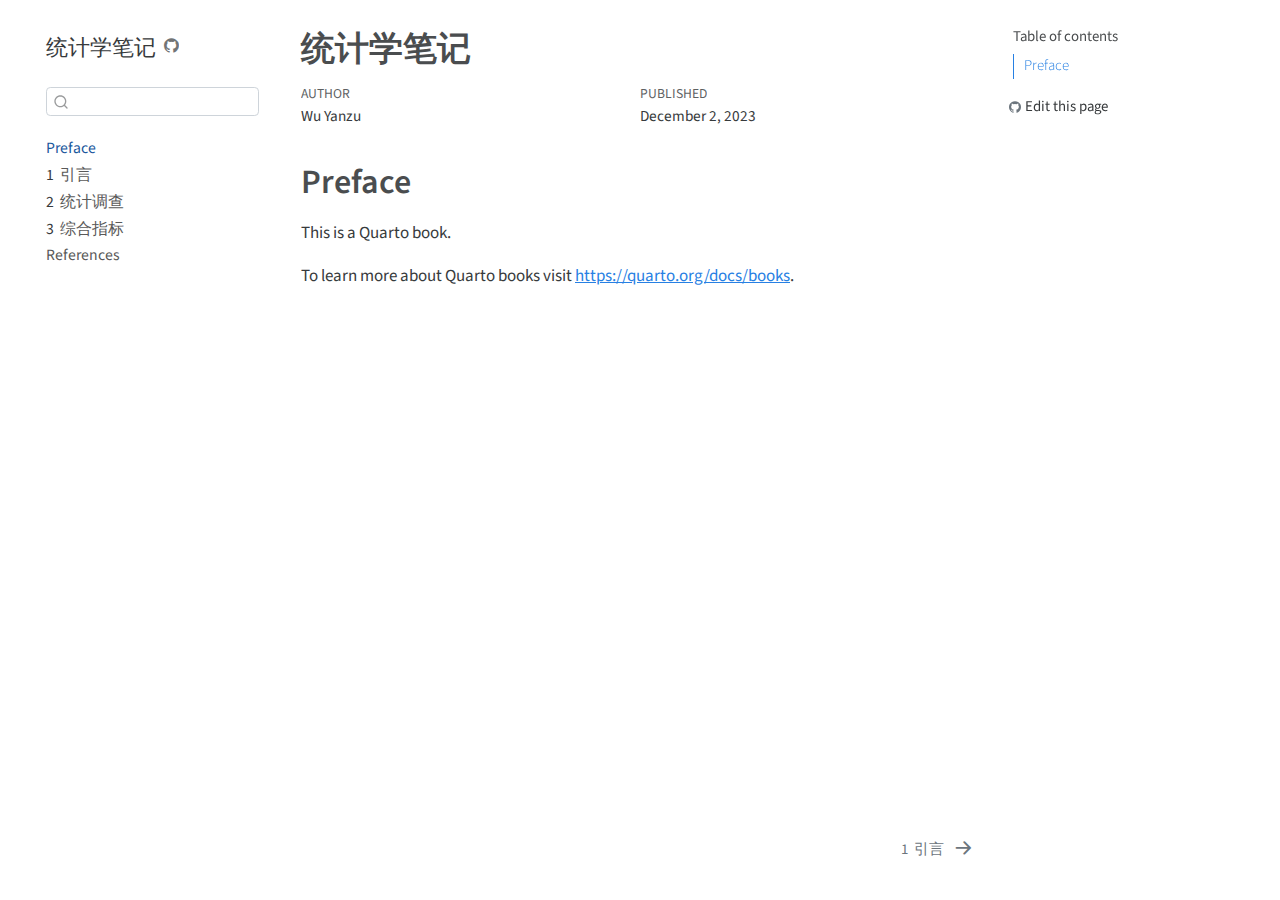
<file: docs/index.html>
<!DOCTYPE html>
<html xmlns="http://www.w3.org/1999/xhtml" lang="en" xml:lang="en"><head>

<meta charset="utf-8">
<meta name="generator" content="quarto-1.3.450">

<meta name="viewport" content="width=device-width, initial-scale=1.0, user-scalable=yes">

<meta name="author" content="Wu Yanzu">
<meta name="dcterms.date" content="2023-12-02">

<title>统计学笔记</title>
<style>
code{white-space: pre-wrap;}
span.smallcaps{font-variant: small-caps;}
div.columns{display: flex; gap: min(4vw, 1.5em);}
div.column{flex: auto; overflow-x: auto;}
div.hanging-indent{margin-left: 1.5em; text-indent: -1.5em;}
ul.task-list{list-style: none;}
ul.task-list li input[type="checkbox"] {
  width: 0.8em;
  margin: 0 0.8em 0.2em -1em; /* quarto-specific, see https://github.com/quarto-dev/quarto-cli/issues/4556 */ 
  vertical-align: middle;
}
</style>


<script src="site_libs/quarto-nav/quarto-nav.js"></script>
<script src="site_libs/quarto-nav/headroom.min.js"></script>
<script src="site_libs/clipboard/clipboard.min.js"></script>
<script src="site_libs/quarto-search/autocomplete.umd.js"></script>
<script src="site_libs/quarto-search/fuse.min.js"></script>
<script src="site_libs/quarto-search/quarto-search.js"></script>
<meta name="quarto:offset" content="./">
<link href="./0.引言.html" rel="next">
<script src="site_libs/quarto-html/quarto.js"></script>
<script src="site_libs/quarto-html/popper.min.js"></script>
<script src="site_libs/quarto-html/tippy.umd.min.js"></script>
<script src="site_libs/quarto-html/anchor.min.js"></script>
<link href="site_libs/quarto-html/tippy.css" rel="stylesheet">
<link href="site_libs/quarto-html/quarto-syntax-highlighting.css" rel="stylesheet" id="quarto-text-highlighting-styles">
<script src="site_libs/bootstrap/bootstrap.min.js"></script>
<link href="site_libs/bootstrap/bootstrap-icons.css" rel="stylesheet">
<link href="site_libs/bootstrap/bootstrap.min.css" rel="stylesheet" id="quarto-bootstrap" data-mode="light">
<script id="quarto-search-options" type="application/json">{
  "location": "sidebar",
  "copy-button": false,
  "collapse-after": 3,
  "panel-placement": "start",
  "type": "textbox",
  "limit": 20,
  "language": {
    "search-no-results-text": "No results",
    "search-matching-documents-text": "matching documents",
    "search-copy-link-title": "Copy link to search",
    "search-hide-matches-text": "Hide additional matches",
    "search-more-match-text": "more match in this document",
    "search-more-matches-text": "more matches in this document",
    "search-clear-button-title": "Clear",
    "search-detached-cancel-button-title": "Cancel",
    "search-submit-button-title": "Submit",
    "search-label": "Search"
  }
}</script>


</head>

<body class="nav-sidebar floating">

<div id="quarto-search-results"></div>
  <header id="quarto-header" class="headroom fixed-top">
  <nav class="quarto-secondary-nav">
    <div class="container-fluid d-flex">
      <button type="button" class="quarto-btn-toggle btn" data-bs-toggle="collapse" data-bs-target="#quarto-sidebar,#quarto-sidebar-glass" aria-controls="quarto-sidebar" aria-expanded="false" aria-label="Toggle sidebar navigation" onclick="if (window.quartoToggleHeadroom) { window.quartoToggleHeadroom(); }">
        <i class="bi bi-layout-text-sidebar-reverse"></i>
      </button>
      <nav class="quarto-page-breadcrumbs" aria-label="breadcrumb"><ol class="breadcrumb"><li class="breadcrumb-item"><a href="./index.html">Preface</a></li></ol></nav>
      <a class="flex-grow-1" role="button" data-bs-toggle="collapse" data-bs-target="#quarto-sidebar,#quarto-sidebar-glass" aria-controls="quarto-sidebar" aria-expanded="false" aria-label="Toggle sidebar navigation" onclick="if (window.quartoToggleHeadroom) { window.quartoToggleHeadroom(); }">      
      </a>
      <button type="button" class="btn quarto-search-button" aria-label="" onclick="window.quartoOpenSearch();">
        <i class="bi bi-search"></i>
      </button>
    </div>
  </nav>
</header>
<!-- content -->
<div id="quarto-content" class="quarto-container page-columns page-rows-contents page-layout-article">
<!-- sidebar -->
  <nav id="quarto-sidebar" class="sidebar collapse collapse-horizontal sidebar-navigation floating overflow-auto">
    <div class="pt-lg-2 mt-2 text-left sidebar-header">
    <div class="sidebar-title mb-0 py-0">
      <a href="./">统计学笔记</a> 
        <div class="sidebar-tools-main">
    <a href="https://github.com/Zeuyel/Statistica_Note_HXH" rel="" title="Source Code" class="quarto-navigation-tool px-1" aria-label="Source Code"><i class="bi bi-github"></i></a>
</div>
    </div>
      </div>
        <div class="mt-2 flex-shrink-0 align-items-center">
        <div class="sidebar-search">
        <div id="quarto-search" class="" title="Search"></div>
        </div>
        </div>
    <div class="sidebar-menu-container"> 
    <ul class="list-unstyled mt-1">
        <li class="sidebar-item">
  <div class="sidebar-item-container"> 
  <a href="./index.html" class="sidebar-item-text sidebar-link active">
 <span class="menu-text">Preface</span></a>
  </div>
</li>
        <li class="sidebar-item">
  <div class="sidebar-item-container"> 
  <a href="./0.引言.html" class="sidebar-item-text sidebar-link">
 <span class="menu-text"><span class="chapter-number">1</span>&nbsp; <span class="chapter-title">引言</span></span></a>
  </div>
</li>
        <li class="sidebar-item">
  <div class="sidebar-item-container"> 
  <a href="./1.统计调查.html" class="sidebar-item-text sidebar-link">
 <span class="menu-text"><span class="chapter-number">2</span>&nbsp; <span class="chapter-title">统计调查</span></span></a>
  </div>
</li>
        <li class="sidebar-item">
  <div class="sidebar-item-container"> 
  <a href="./2.综合指标.html" class="sidebar-item-text sidebar-link">
 <span class="menu-text"><span class="chapter-number">3</span>&nbsp; <span class="chapter-title">综合指标</span></span></a>
  </div>
</li>
        <li class="sidebar-item">
  <div class="sidebar-item-container"> 
  <a href="./references.html" class="sidebar-item-text sidebar-link">
 <span class="menu-text">References</span></a>
  </div>
</li>
    </ul>
    </div>
</nav>
<div id="quarto-sidebar-glass" data-bs-toggle="collapse" data-bs-target="#quarto-sidebar,#quarto-sidebar-glass"></div>
<!-- margin-sidebar -->
    <div id="quarto-margin-sidebar" class="sidebar margin-sidebar">
        <nav id="TOC" role="doc-toc" class="toc-active">
    <h2 id="toc-title">Table of contents</h2>
   
  <ul>
  <li><a href="#preface" id="toc-preface" class="nav-link active" data-scroll-target="#preface">Preface</a></li>
  </ul>
<div class="toc-actions"><div><i class="bi bi-github"></i></div><div class="action-links"><p><a href="https://github.com/Zeuyel/Statistica_Note_HXH/edit/main/index.qmd" class="toc-action">Edit this page</a></p></div></div></nav>
    </div>
<!-- main -->
<main class="content" id="quarto-document-content">

<header id="title-block-header" class="quarto-title-block default">
<div class="quarto-title">
<h1 class="title">统计学笔记</h1>
</div>



<div class="quarto-title-meta">

    <div>
    <div class="quarto-title-meta-heading">Author</div>
    <div class="quarto-title-meta-contents">
             <p>Wu Yanzu </p>
          </div>
  </div>
    
    <div>
    <div class="quarto-title-meta-heading">Published</div>
    <div class="quarto-title-meta-contents">
      <p class="date">December 2, 2023</p>
    </div>
  </div>
  
    
  </div>
  

</header>

<section id="preface" class="level1 unnumbered">
<h1 class="unnumbered">Preface</h1>
<p>This is a Quarto book.</p>
<p>To learn more about Quarto books visit <a href="https://quarto.org/docs/books" class="uri">https://quarto.org/docs/books</a>.</p>


</section>

</main> <!-- /main -->
<script id="quarto-html-after-body" type="application/javascript">
window.document.addEventListener("DOMContentLoaded", function (event) {
  const toggleBodyColorMode = (bsSheetEl) => {
    const mode = bsSheetEl.getAttribute("data-mode");
    const bodyEl = window.document.querySelector("body");
    if (mode === "dark") {
      bodyEl.classList.add("quarto-dark");
      bodyEl.classList.remove("quarto-light");
    } else {
      bodyEl.classList.add("quarto-light");
      bodyEl.classList.remove("quarto-dark");
    }
  }
  const toggleBodyColorPrimary = () => {
    const bsSheetEl = window.document.querySelector("link#quarto-bootstrap");
    if (bsSheetEl) {
      toggleBodyColorMode(bsSheetEl);
    }
  }
  toggleBodyColorPrimary();  
  const icon = "";
  const anchorJS = new window.AnchorJS();
  anchorJS.options = {
    placement: 'right',
    icon: icon
  };
  anchorJS.add('.anchored');
  const isCodeAnnotation = (el) => {
    for (const clz of el.classList) {
      if (clz.startsWith('code-annotation-')) {                     
        return true;
      }
    }
    return false;
  }
  const clipboard = new window.ClipboardJS('.code-copy-button', {
    text: function(trigger) {
      const codeEl = trigger.previousElementSibling.cloneNode(true);
      for (const childEl of codeEl.children) {
        if (isCodeAnnotation(childEl)) {
          childEl.remove();
        }
      }
      return codeEl.innerText;
    }
  });
  clipboard.on('success', function(e) {
    // button target
    const button = e.trigger;
    // don't keep focus
    button.blur();
    // flash "checked"
    button.classList.add('code-copy-button-checked');
    var currentTitle = button.getAttribute("title");
    button.setAttribute("title", "Copied!");
    let tooltip;
    if (window.bootstrap) {
      button.setAttribute("data-bs-toggle", "tooltip");
      button.setAttribute("data-bs-placement", "left");
      button.setAttribute("data-bs-title", "Copied!");
      tooltip = new bootstrap.Tooltip(button, 
        { trigger: "manual", 
          customClass: "code-copy-button-tooltip",
          offset: [0, -8]});
      tooltip.show();    
    }
    setTimeout(function() {
      if (tooltip) {
        tooltip.hide();
        button.removeAttribute("data-bs-title");
        button.removeAttribute("data-bs-toggle");
        button.removeAttribute("data-bs-placement");
      }
      button.setAttribute("title", currentTitle);
      button.classList.remove('code-copy-button-checked');
    }, 1000);
    // clear code selection
    e.clearSelection();
  });
  function tippyHover(el, contentFn) {
    const config = {
      allowHTML: true,
      content: contentFn,
      maxWidth: 500,
      delay: 100,
      arrow: false,
      appendTo: function(el) {
          return el.parentElement;
      },
      interactive: true,
      interactiveBorder: 10,
      theme: 'quarto',
      placement: 'bottom-start'
    };
    window.tippy(el, config); 
  }
  const noterefs = window.document.querySelectorAll('a[role="doc-noteref"]');
  for (var i=0; i<noterefs.length; i++) {
    const ref = noterefs[i];
    tippyHover(ref, function() {
      // use id or data attribute instead here
      let href = ref.getAttribute('data-footnote-href') || ref.getAttribute('href');
      try { href = new URL(href).hash; } catch {}
      const id = href.replace(/^#\/?/, "");
      const note = window.document.getElementById(id);
      return note.innerHTML;
    });
  }
      let selectedAnnoteEl;
      const selectorForAnnotation = ( cell, annotation) => {
        let cellAttr = 'data-code-cell="' + cell + '"';
        let lineAttr = 'data-code-annotation="' +  annotation + '"';
        const selector = 'span[' + cellAttr + '][' + lineAttr + ']';
        return selector;
      }
      const selectCodeLines = (annoteEl) => {
        const doc = window.document;
        const targetCell = annoteEl.getAttribute("data-target-cell");
        const targetAnnotation = annoteEl.getAttribute("data-target-annotation");
        const annoteSpan = window.document.querySelector(selectorForAnnotation(targetCell, targetAnnotation));
        const lines = annoteSpan.getAttribute("data-code-lines").split(",");
        const lineIds = lines.map((line) => {
          return targetCell + "-" + line;
        })
        let top = null;
        let height = null;
        let parent = null;
        if (lineIds.length > 0) {
            //compute the position of the single el (top and bottom and make a div)
            const el = window.document.getElementById(lineIds[0]);
            top = el.offsetTop;
            height = el.offsetHeight;
            parent = el.parentElement.parentElement;
          if (lineIds.length > 1) {
            const lastEl = window.document.getElementById(lineIds[lineIds.length - 1]);
            const bottom = lastEl.offsetTop + lastEl.offsetHeight;
            height = bottom - top;
          }
          if (top !== null && height !== null && parent !== null) {
            // cook up a div (if necessary) and position it 
            let div = window.document.getElementById("code-annotation-line-highlight");
            if (div === null) {
              div = window.document.createElement("div");
              div.setAttribute("id", "code-annotation-line-highlight");
              div.style.position = 'absolute';
              parent.appendChild(div);
            }
            div.style.top = top - 2 + "px";
            div.style.height = height + 4 + "px";
            let gutterDiv = window.document.getElementById("code-annotation-line-highlight-gutter");
            if (gutterDiv === null) {
              gutterDiv = window.document.createElement("div");
              gutterDiv.setAttribute("id", "code-annotation-line-highlight-gutter");
              gutterDiv.style.position = 'absolute';
              const codeCell = window.document.getElementById(targetCell);
              const gutter = codeCell.querySelector('.code-annotation-gutter');
              gutter.appendChild(gutterDiv);
            }
            gutterDiv.style.top = top - 2 + "px";
            gutterDiv.style.height = height + 4 + "px";
          }
          selectedAnnoteEl = annoteEl;
        }
      };
      const unselectCodeLines = () => {
        const elementsIds = ["code-annotation-line-highlight", "code-annotation-line-highlight-gutter"];
        elementsIds.forEach((elId) => {
          const div = window.document.getElementById(elId);
          if (div) {
            div.remove();
          }
        });
        selectedAnnoteEl = undefined;
      };
      // Attach click handler to the DT
      const annoteDls = window.document.querySelectorAll('dt[data-target-cell]');
      for (const annoteDlNode of annoteDls) {
        annoteDlNode.addEventListener('click', (event) => {
          const clickedEl = event.target;
          if (clickedEl !== selectedAnnoteEl) {
            unselectCodeLines();
            const activeEl = window.document.querySelector('dt[data-target-cell].code-annotation-active');
            if (activeEl) {
              activeEl.classList.remove('code-annotation-active');
            }
            selectCodeLines(clickedEl);
            clickedEl.classList.add('code-annotation-active');
          } else {
            // Unselect the line
            unselectCodeLines();
            clickedEl.classList.remove('code-annotation-active');
          }
        });
      }
  const findCites = (el) => {
    const parentEl = el.parentElement;
    if (parentEl) {
      const cites = parentEl.dataset.cites;
      if (cites) {
        return {
          el,
          cites: cites.split(' ')
        };
      } else {
        return findCites(el.parentElement)
      }
    } else {
      return undefined;
    }
  };
  var bibliorefs = window.document.querySelectorAll('a[role="doc-biblioref"]');
  for (var i=0; i<bibliorefs.length; i++) {
    const ref = bibliorefs[i];
    const citeInfo = findCites(ref);
    if (citeInfo) {
      tippyHover(citeInfo.el, function() {
        var popup = window.document.createElement('div');
        citeInfo.cites.forEach(function(cite) {
          var citeDiv = window.document.createElement('div');
          citeDiv.classList.add('hanging-indent');
          citeDiv.classList.add('csl-entry');
          var biblioDiv = window.document.getElementById('ref-' + cite);
          if (biblioDiv) {
            citeDiv.innerHTML = biblioDiv.innerHTML;
          }
          popup.appendChild(citeDiv);
        });
        return popup.innerHTML;
      });
    }
  }
});
</script>
<nav class="page-navigation">
  <div class="nav-page nav-page-previous">
  </div>
  <div class="nav-page nav-page-next">
      <a href="./0.引言.html" class="pagination-link">
        <span class="nav-page-text"><span class="chapter-number">1</span>&nbsp; <span class="chapter-title">引言</span></span> <i class="bi bi-arrow-right-short"></i>
      </a>
  </div>
</nav>
</div> <!-- /content -->



</body></html>
</file>
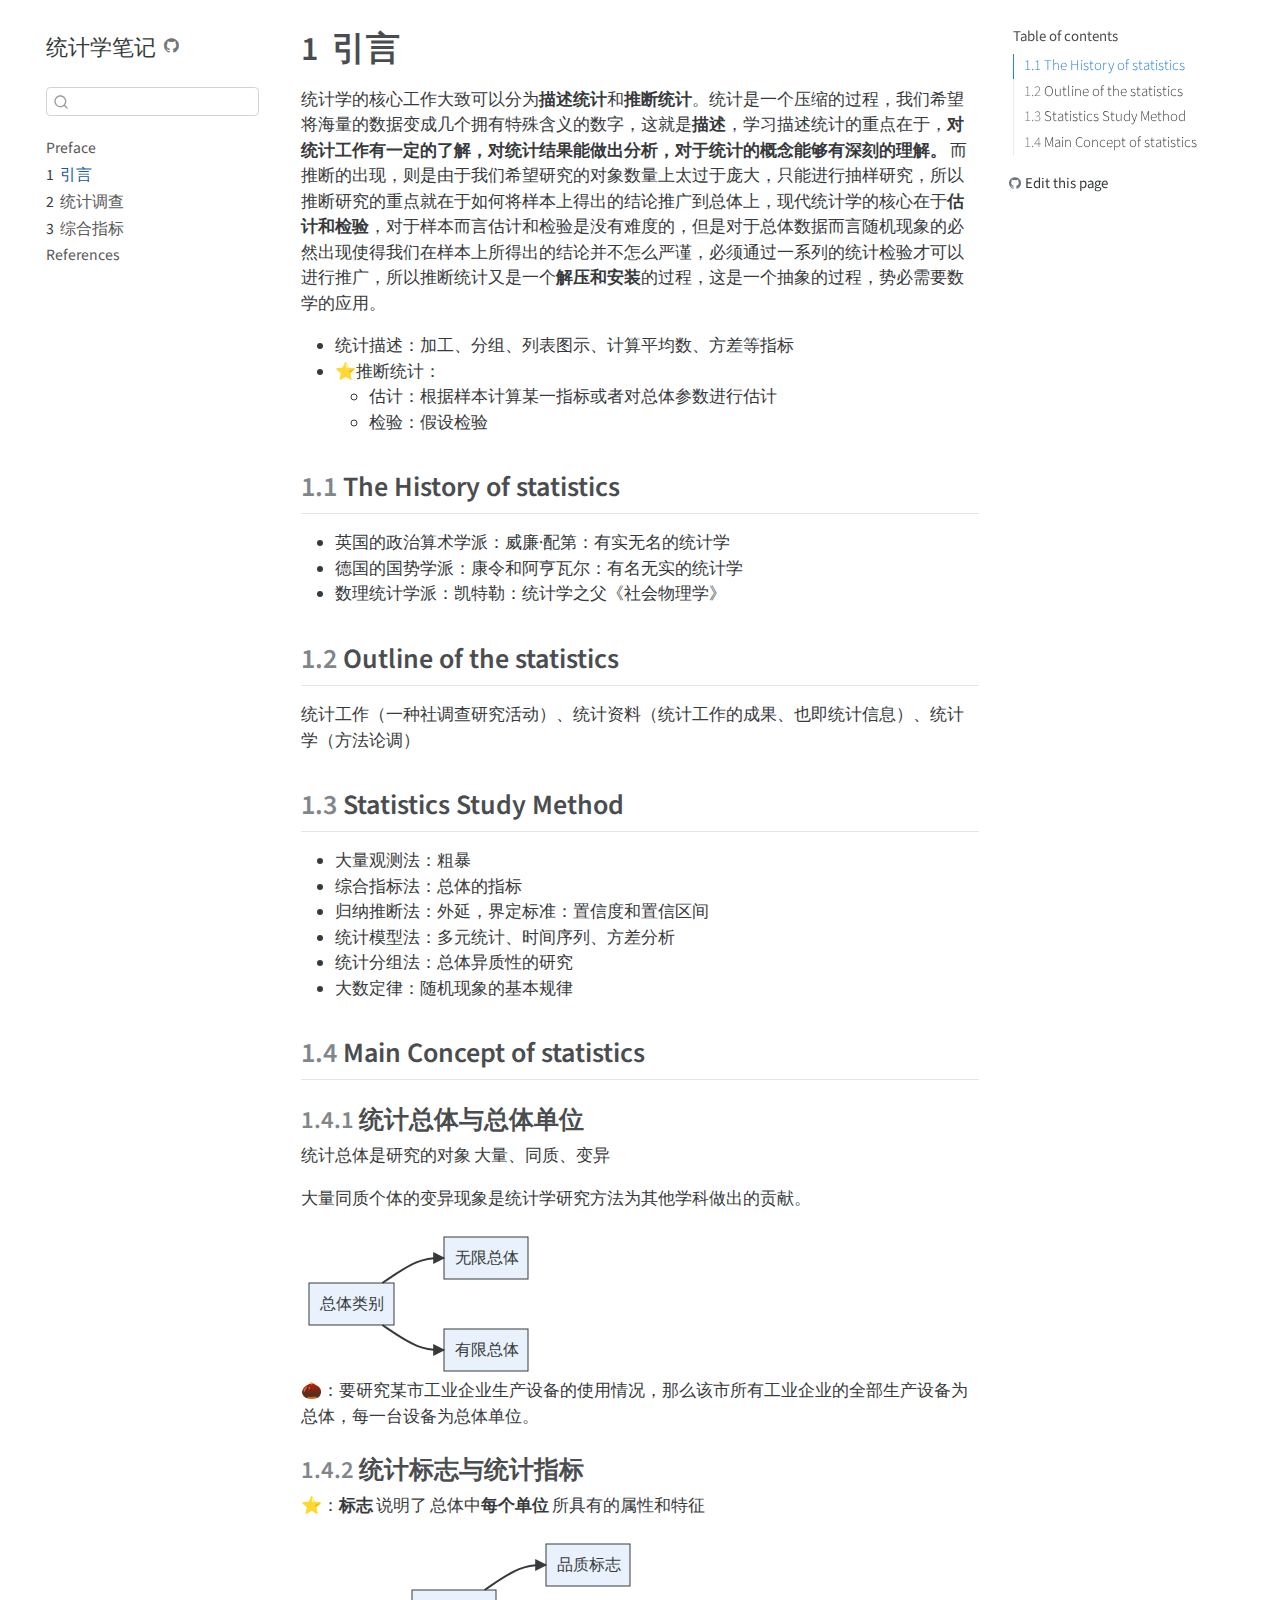
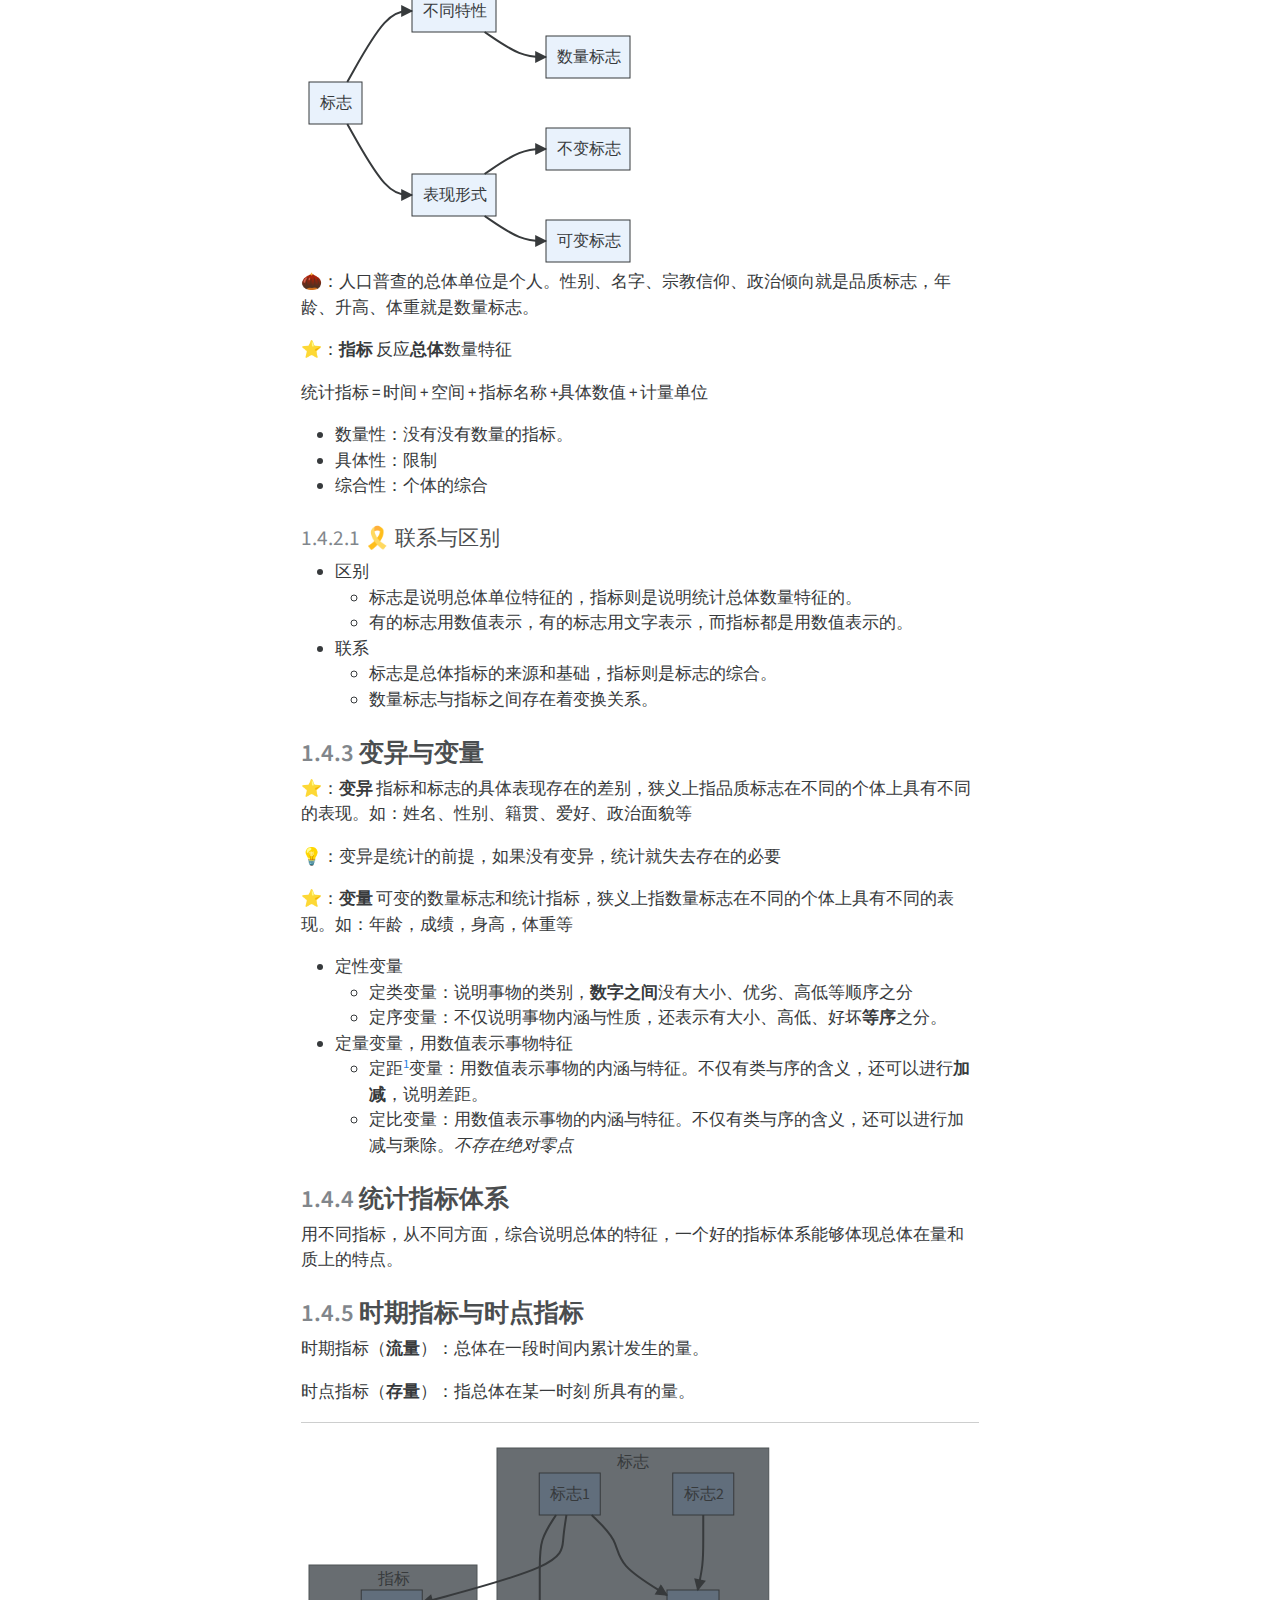
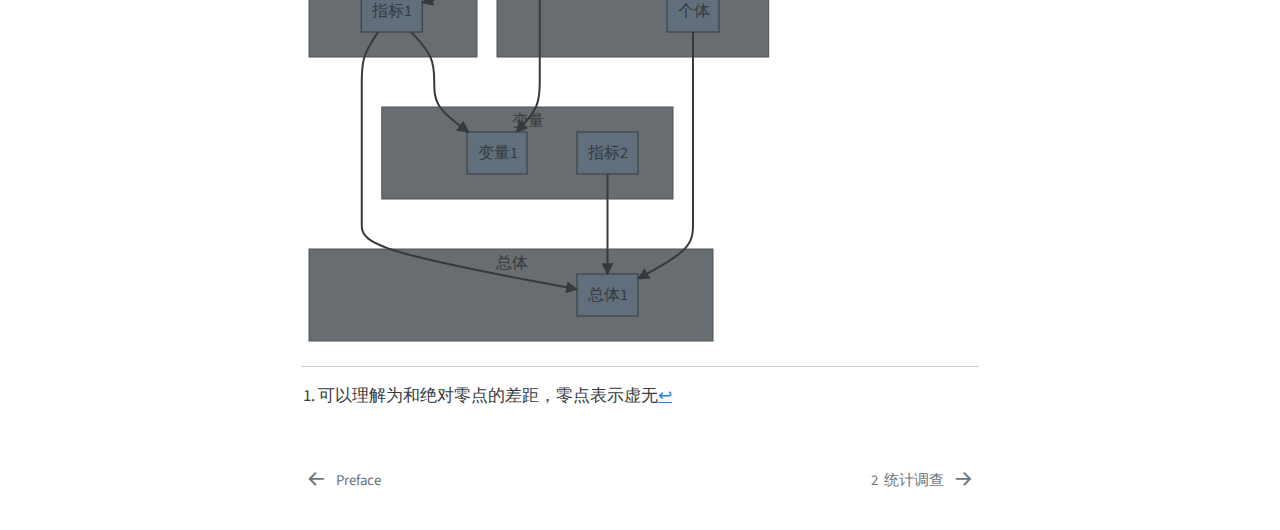
<file: docs/0.引言.html>
<!DOCTYPE html>
<html xmlns="http://www.w3.org/1999/xhtml" lang="en" xml:lang="en"><head>

<meta charset="utf-8">
<meta name="generator" content="quarto-1.3.450">

<meta name="viewport" content="width=device-width, initial-scale=1.0, user-scalable=yes">


<title>统计学笔记 - 1&nbsp; 引言</title>
<style>
code{white-space: pre-wrap;}
span.smallcaps{font-variant: small-caps;}
div.columns{display: flex; gap: min(4vw, 1.5em);}
div.column{flex: auto; overflow-x: auto;}
div.hanging-indent{margin-left: 1.5em; text-indent: -1.5em;}
ul.task-list{list-style: none;}
ul.task-list li input[type="checkbox"] {
  width: 0.8em;
  margin: 0 0.8em 0.2em -1em; /* quarto-specific, see https://github.com/quarto-dev/quarto-cli/issues/4556 */ 
  vertical-align: middle;
}
</style>


<script src="site_libs/quarto-nav/quarto-nav.js"></script>
<script src="site_libs/quarto-nav/headroom.min.js"></script>
<script src="site_libs/clipboard/clipboard.min.js"></script>
<script src="site_libs/quarto-search/autocomplete.umd.js"></script>
<script src="site_libs/quarto-search/fuse.min.js"></script>
<script src="site_libs/quarto-search/quarto-search.js"></script>
<meta name="quarto:offset" content="./">
<link href="./1.统计调查.html" rel="next">
<link href="./index.html" rel="prev">
<script src="site_libs/quarto-html/quarto.js"></script>
<script src="site_libs/quarto-html/popper.min.js"></script>
<script src="site_libs/quarto-html/tippy.umd.min.js"></script>
<script src="site_libs/quarto-html/anchor.min.js"></script>
<link href="site_libs/quarto-html/tippy.css" rel="stylesheet">
<link href="site_libs/quarto-html/quarto-syntax-highlighting.css" rel="stylesheet" id="quarto-text-highlighting-styles">
<script src="site_libs/bootstrap/bootstrap.min.js"></script>
<link href="site_libs/bootstrap/bootstrap-icons.css" rel="stylesheet">
<link href="site_libs/bootstrap/bootstrap.min.css" rel="stylesheet" id="quarto-bootstrap" data-mode="light">
<script id="quarto-search-options" type="application/json">{
  "location": "sidebar",
  "copy-button": false,
  "collapse-after": 3,
  "panel-placement": "start",
  "type": "textbox",
  "limit": 20,
  "language": {
    "search-no-results-text": "No results",
    "search-matching-documents-text": "matching documents",
    "search-copy-link-title": "Copy link to search",
    "search-hide-matches-text": "Hide additional matches",
    "search-more-match-text": "more match in this document",
    "search-more-matches-text": "more matches in this document",
    "search-clear-button-title": "Clear",
    "search-detached-cancel-button-title": "Cancel",
    "search-submit-button-title": "Submit",
    "search-label": "Search"
  }
}</script>
<script src="site_libs/quarto-diagram/mermaid.min.js"></script>
<script src="site_libs/quarto-diagram/mermaid-init.js"></script>
<link href="site_libs/quarto-diagram/mermaid.css" rel="stylesheet">


</head>

<body class="nav-sidebar floating">

<div id="quarto-search-results"></div>
  <header id="quarto-header" class="headroom fixed-top">
  <nav class="quarto-secondary-nav">
    <div class="container-fluid d-flex">
      <button type="button" class="quarto-btn-toggle btn" data-bs-toggle="collapse" data-bs-target="#quarto-sidebar,#quarto-sidebar-glass" aria-controls="quarto-sidebar" aria-expanded="false" aria-label="Toggle sidebar navigation" onclick="if (window.quartoToggleHeadroom) { window.quartoToggleHeadroom(); }">
        <i class="bi bi-layout-text-sidebar-reverse"></i>
      </button>
      <nav class="quarto-page-breadcrumbs" aria-label="breadcrumb"><ol class="breadcrumb"><li class="breadcrumb-item"><a href="./0.引言.html"><span class="chapter-number">1</span>&nbsp; <span class="chapter-title">引言</span></a></li></ol></nav>
      <a class="flex-grow-1" role="button" data-bs-toggle="collapse" data-bs-target="#quarto-sidebar,#quarto-sidebar-glass" aria-controls="quarto-sidebar" aria-expanded="false" aria-label="Toggle sidebar navigation" onclick="if (window.quartoToggleHeadroom) { window.quartoToggleHeadroom(); }">      
      </a>
      <button type="button" class="btn quarto-search-button" aria-label="" onclick="window.quartoOpenSearch();">
        <i class="bi bi-search"></i>
      </button>
    </div>
  </nav>
</header>
<!-- content -->
<div id="quarto-content" class="quarto-container page-columns page-rows-contents page-layout-article">
<!-- sidebar -->
  <nav id="quarto-sidebar" class="sidebar collapse collapse-horizontal sidebar-navigation floating overflow-auto">
    <div class="pt-lg-2 mt-2 text-left sidebar-header">
    <div class="sidebar-title mb-0 py-0">
      <a href="./">统计学笔记</a> 
        <div class="sidebar-tools-main">
    <a href="https://github.com/Zeuyel/Statistica_Note_HXH" rel="" title="Source Code" class="quarto-navigation-tool px-1" aria-label="Source Code"><i class="bi bi-github"></i></a>
</div>
    </div>
      </div>
        <div class="mt-2 flex-shrink-0 align-items-center">
        <div class="sidebar-search">
        <div id="quarto-search" class="" title="Search"></div>
        </div>
        </div>
    <div class="sidebar-menu-container"> 
    <ul class="list-unstyled mt-1">
        <li class="sidebar-item">
  <div class="sidebar-item-container"> 
  <a href="./index.html" class="sidebar-item-text sidebar-link">
 <span class="menu-text">Preface</span></a>
  </div>
</li>
        <li class="sidebar-item">
  <div class="sidebar-item-container"> 
  <a href="./0.引言.html" class="sidebar-item-text sidebar-link active">
 <span class="menu-text"><span class="chapter-number">1</span>&nbsp; <span class="chapter-title">引言</span></span></a>
  </div>
</li>
        <li class="sidebar-item">
  <div class="sidebar-item-container"> 
  <a href="./1.统计调查.html" class="sidebar-item-text sidebar-link">
 <span class="menu-text"><span class="chapter-number">2</span>&nbsp; <span class="chapter-title">统计调查</span></span></a>
  </div>
</li>
        <li class="sidebar-item">
  <div class="sidebar-item-container"> 
  <a href="./2.综合指标.html" class="sidebar-item-text sidebar-link">
 <span class="menu-text"><span class="chapter-number">3</span>&nbsp; <span class="chapter-title">综合指标</span></span></a>
  </div>
</li>
        <li class="sidebar-item">
  <div class="sidebar-item-container"> 
  <a href="./references.html" class="sidebar-item-text sidebar-link">
 <span class="menu-text">References</span></a>
  </div>
</li>
    </ul>
    </div>
</nav>
<div id="quarto-sidebar-glass" data-bs-toggle="collapse" data-bs-target="#quarto-sidebar,#quarto-sidebar-glass"></div>
<!-- margin-sidebar -->
    <div id="quarto-margin-sidebar" class="sidebar margin-sidebar">
        <nav id="TOC" role="doc-toc" class="toc-active">
    <h2 id="toc-title">Table of contents</h2>
   
  <ul>
  <li><a href="#the-history-of-statistics" id="toc-the-history-of-statistics" class="nav-link active" data-scroll-target="#the-history-of-statistics"><span class="header-section-number">1.1</span> The History of statistics</a></li>
  <li><a href="#outline-of-the-statistics" id="toc-outline-of-the-statistics" class="nav-link" data-scroll-target="#outline-of-the-statistics"><span class="header-section-number">1.2</span> Outline of the statistics</a></li>
  <li><a href="#statistics-study-method" id="toc-statistics-study-method" class="nav-link" data-scroll-target="#statistics-study-method"><span class="header-section-number">1.3</span> Statistics Study Method</a></li>
  <li><a href="#main-concept-of-statistics" id="toc-main-concept-of-statistics" class="nav-link" data-scroll-target="#main-concept-of-statistics"><span class="header-section-number">1.4</span> Main Concept of statistics</a>
  <ul class="collapse">
  <li><a href="#统计总体与总体单位" id="toc-统计总体与总体单位" class="nav-link" data-scroll-target="#统计总体与总体单位"><span class="header-section-number">1.4.1</span> 统计总体与总体单位</a></li>
  <li><a href="#统计标志与统计指标" id="toc-统计标志与统计指标" class="nav-link" data-scroll-target="#统计标志与统计指标"><span class="header-section-number">1.4.2</span> 统计标志与统计指标</a></li>
  <li><a href="#变异与变量" id="toc-变异与变量" class="nav-link" data-scroll-target="#变异与变量"><span class="header-section-number">1.4.3</span> 变异与变量</a></li>
  <li><a href="#统计指标体系" id="toc-统计指标体系" class="nav-link" data-scroll-target="#统计指标体系"><span class="header-section-number">1.4.4</span> 统计指标体系</a></li>
  <li><a href="#时期指标与时点指标" id="toc-时期指标与时点指标" class="nav-link" data-scroll-target="#时期指标与时点指标"><span class="header-section-number">1.4.5</span> 时期指标与时点指标</a></li>
  </ul></li>
  </ul>
<div class="toc-actions"><div><i class="bi bi-github"></i></div><div class="action-links"><p><a href="https://github.com/Zeuyel/Statistica_Note_HXH/edit/main/0.引言.qmd" class="toc-action">Edit this page</a></p></div></div></nav>
    </div>
<!-- main -->
<main class="content" id="quarto-document-content">

<header id="title-block-header" class="quarto-title-block default">
<div class="quarto-title">
<h1 class="title"><span class="chapter-number">1</span>&nbsp; <span class="chapter-title">引言</span></h1>
</div>



<div class="quarto-title-meta">

    
  
    
  </div>
  

</header>

<p>统计学的核心工作大致可以分为<strong>描述统计</strong>和<strong>推断统计</strong>。统计是一个压缩的过程，我们希望将海量的数据变成几个拥有特殊含义的数字，这就是<strong>描述</strong>，学习描述统计的重点在于，<strong>对统计工作有一定的了解，对统计结果能做出分析，对于统计的概念能够有深刻的理解。</strong> 而推断的出现，则是由于我们希望研究的对象数量上太过于庞大，只能进行抽样研究，所以推断研究的重点就在于如何将样本上得出的结论推广到总体上，现代统计学的核心在于<strong>估计和检验</strong>，对于样本而言估计和检验是没有难度的，但是对于总体数据而言随机现象的必然出现使得我们在样本上所得出的结论并不怎么严谨，必须通过一系列的统计检验才可以进行推广，所以推断统计又是一个<strong>解压和安装</strong>的过程，这是一个抽象的过程，势必需要数学的应用。</p>
<ul>
<li>统计描述：加工、分组、列表图示、计算平均数、方差等指标</li>
<li>⭐推断统计：
<ul>
<li>估计：根据样本计算某一指标或者对总体参数进行估计</li>
<li>检验：假设检验</li>
</ul></li>
</ul>
<section id="the-history-of-statistics" class="level2" data-number="1.1">
<h2 data-number="1.1" class="anchored" data-anchor-id="the-history-of-statistics"><span class="header-section-number">1.1</span> The History of statistics</h2>
<ul>
<li>英国的政治算术学派：威廉·配第：有实无名的统计学</li>
<li>德国的国势学派：康令和阿亨瓦尔：有名无实的统计学</li>
<li>数理统计学派：凯特勒：统计学之父《社会物理学》</li>
</ul>
</section>
<section id="outline-of-the-statistics" class="level2" data-number="1.2">
<h2 data-number="1.2" class="anchored" data-anchor-id="outline-of-the-statistics"><span class="header-section-number">1.2</span> Outline of the statistics</h2>
<p>统计工作（一种社调查研究活动）、统计资料（统计工作的成果、也即统计信息）、统计学（方法论调）</p>
</section>
<section id="statistics-study-method" class="level2" data-number="1.3">
<h2 data-number="1.3" class="anchored" data-anchor-id="statistics-study-method"><span class="header-section-number">1.3</span> Statistics Study Method</h2>
<ul>
<li>大量观测法：粗暴</li>
<li>综合指标法：总体的指标</li>
<li>归纳推断法：外延，界定标准：置信度和置信区间</li>
<li>统计模型法：多元统计、时间序列、方差分析</li>
<li>统计分组法：总体异质性的研究</li>
<li>大数定律：随机现象的基本规律</li>
</ul>
</section>
<section id="main-concept-of-statistics" class="level2" data-number="1.4">
<h2 data-number="1.4" class="anchored" data-anchor-id="main-concept-of-statistics"><span class="header-section-number">1.4</span> Main Concept of statistics</h2>
<section id="统计总体与总体单位" class="level3" data-number="1.4.1">
<h3 data-number="1.4.1" class="anchored" data-anchor-id="统计总体与总体单位"><span class="header-section-number">1.4.1</span> 统计总体与总体单位</h3>
<p>统计总体是研究的对象 大量、同质、变异</p>
<p>大量同质个体的变异现象是统计学研究方法为其他学科做出的贡献。</p>
<div class="cell">
<div class="cell-output-display">
<div>
<div>
<pre class="mermaid mermaid-js">graph LR 
总体类别 --&gt; 无限总体
总体类别 --&gt; 有限总体

</pre>
</div>
</div>
</div>
</div>
<p>🌰：要研究某市工业企业生产设备的使用情况，那么该市所有工业企业的全部生产设备为总体，每一台设备为总体单位。</p>
</section>
<section id="统计标志与统计指标" class="level3" data-number="1.4.2">
<h3 data-number="1.4.2" class="anchored" data-anchor-id="统计标志与统计指标"><span class="header-section-number">1.4.2</span> 统计标志与统计指标</h3>
<p>⭐：<strong>标志</strong> 说明了 总体中<strong>每个单位</strong> 所具有的属性和特征</p>
<div class="cell">
<div class="cell-output-display">
<div>
<div>
<pre class="mermaid mermaid-js">graph LR 
标志 --&gt; 不同特性
标志 --&gt; 表现形式

不同特性 --&gt; 品质标志
不同特性 --&gt; 数量标志

表现形式 --&gt; 不变标志
表现形式 --&gt; 可变标志

</pre>
</div>
</div>
</div>
</div>
<p>🌰：人口普查的总体单位是个人。性别、名字、宗教信仰、政治倾向就是品质标志，年龄、升高、体重就是数量标志。</p>
<p>⭐：<strong>指标</strong> 反应<strong>总体</strong>数量特征</p>
<p>统计指标 = 时间 + 空间 + 指标名称 +具体数值 + 计量单位</p>
<ul>
<li>数量性：没有没有数量的指标。</li>
<li>具体性：限制</li>
<li>综合性：个体的综合</li>
</ul>
<section id="联系与区别" class="level4" data-number="1.4.2.1">
<h4 data-number="1.4.2.1" class="anchored" data-anchor-id="联系与区别"><span class="header-section-number">1.4.2.1</span> 🎗️ 联系与区别</h4>
<ul>
<li>区别
<ul>
<li>标志是说明总体单位特征的，指标则是说明统计总体数量特征的。</li>
<li>有的标志用数值表示，有的标志用文字表示，而指标都是用数值表示的。</li>
</ul></li>
<li>联系
<ul>
<li>标志是总体指标的来源和基础，指标则是标志的综合。</li>
<li>数量标志与指标之间存在着变换关系。</li>
</ul></li>
</ul>
</section>
</section>
<section id="变异与变量" class="level3" data-number="1.4.3">
<h3 data-number="1.4.3" class="anchored" data-anchor-id="变异与变量"><span class="header-section-number">1.4.3</span> 变异与变量</h3>
<p>⭐：<strong>变异</strong> 指标和标志的具体表现存在的差别，狭义上指品质标志在不同的个体上具有不同的表现。如：姓名、性别、籍贯、爱好、政治面貌等</p>
<p>💡：变异是统计的前提，如果没有变异，统计就失去存在的必要</p>
<p>⭐：<strong>变量</strong> 可变的数量标志和统计指标，狭义上指数量标志在不同的个体上具有不同的表现。如：年龄，成绩，身高，体重等</p>
<ul>
<li>定性变量
<ul>
<li>定类变量：说明事物的类别，<strong>数字之间</strong>没有大小、优劣、高低等顺序之分</li>
<li>定序变量：不仅说明事物内涵与性质，还表示有大小、高低、好坏<strong>等序</strong>之分。</li>
</ul></li>
<li>定量变量，用数值表示事物特征
<ul>
<li>定距<a href="#fn1" class="footnote-ref" id="fnref1" role="doc-noteref"><sup>1</sup></a>变量：用数值表示事物的内涵与特征。不仅有类与序的含义，还可以进行<strong>加减</strong>，说明差距。</li>
<li>定比变量：用数值表示事物的内涵与特征。不仅有类与序的含义，还可以进行加减与乘除。<em>不存在绝对零点</em></li>
</ul></li>
</ul>
</section>
<section id="统计指标体系" class="level3" data-number="1.4.4">
<h3 data-number="1.4.4" class="anchored" data-anchor-id="统计指标体系"><span class="header-section-number">1.4.4</span> 统计指标体系</h3>
<p>用不同指标，从不同方面，综合说明总体的特征，一个好的指标体系能够体现总体在量和质上的特点。</p>
</section>
<section id="时期指标与时点指标" class="level3" data-number="1.4.5">
<h3 data-number="1.4.5" class="anchored" data-anchor-id="时期指标与时点指标"><span class="header-section-number">1.4.5</span> 时期指标与时点指标</h3>
<p>时期指标（<strong>流量</strong>）：总体在一段时间内累计发生的量。</p>
<p>时点指标（<strong>存量</strong>）：指总体在某一时刻 所具有的量。</p>
<hr>
<div class="cell">
<div class="cell-output-display">
<div>
<div>
<pre class="mermaid mermaid-js">graph TD
subgraph 标志
    标志1 --&gt; 个体
    标志2 --&gt; 个体
end

subgraph 指标 
    标志1 --&gt; 指标1
end

subgraph 变量
    标志1 --&gt; 变量1
    指标1 --&gt; 变量1
    指标2
end

subgraph 总体
    个体 --&gt; 总体1
    指标1 --&gt; 总体1
    指标2 --&gt; 总体1
end
</pre>
</div>
</div>
</div>
</div>


</section>
</section>
<section id="footnotes" class="footnotes footnotes-end-of-document" role="doc-endnotes">
<hr>
<ol>
<li id="fn1"><p>可以理解为和绝对零点的差距，零点表示虚无<a href="#fnref1" class="footnote-back" role="doc-backlink">↩︎</a></p></li>
</ol>
</section>

</main> <!-- /main -->
<script id="quarto-html-after-body" type="application/javascript">
window.document.addEventListener("DOMContentLoaded", function (event) {
  const toggleBodyColorMode = (bsSheetEl) => {
    const mode = bsSheetEl.getAttribute("data-mode");
    const bodyEl = window.document.querySelector("body");
    if (mode === "dark") {
      bodyEl.classList.add("quarto-dark");
      bodyEl.classList.remove("quarto-light");
    } else {
      bodyEl.classList.add("quarto-light");
      bodyEl.classList.remove("quarto-dark");
    }
  }
  const toggleBodyColorPrimary = () => {
    const bsSheetEl = window.document.querySelector("link#quarto-bootstrap");
    if (bsSheetEl) {
      toggleBodyColorMode(bsSheetEl);
    }
  }
  toggleBodyColorPrimary();  
  const icon = "";
  const anchorJS = new window.AnchorJS();
  anchorJS.options = {
    placement: 'right',
    icon: icon
  };
  anchorJS.add('.anchored');
  const isCodeAnnotation = (el) => {
    for (const clz of el.classList) {
      if (clz.startsWith('code-annotation-')) {                     
        return true;
      }
    }
    return false;
  }
  const clipboard = new window.ClipboardJS('.code-copy-button', {
    text: function(trigger) {
      const codeEl = trigger.previousElementSibling.cloneNode(true);
      for (const childEl of codeEl.children) {
        if (isCodeAnnotation(childEl)) {
          childEl.remove();
        }
      }
      return codeEl.innerText;
    }
  });
  clipboard.on('success', function(e) {
    // button target
    const button = e.trigger;
    // don't keep focus
    button.blur();
    // flash "checked"
    button.classList.add('code-copy-button-checked');
    var currentTitle = button.getAttribute("title");
    button.setAttribute("title", "Copied!");
    let tooltip;
    if (window.bootstrap) {
      button.setAttribute("data-bs-toggle", "tooltip");
      button.setAttribute("data-bs-placement", "left");
      button.setAttribute("data-bs-title", "Copied!");
      tooltip = new bootstrap.Tooltip(button, 
        { trigger: "manual", 
          customClass: "code-copy-button-tooltip",
          offset: [0, -8]});
      tooltip.show();    
    }
    setTimeout(function() {
      if (tooltip) {
        tooltip.hide();
        button.removeAttribute("data-bs-title");
        button.removeAttribute("data-bs-toggle");
        button.removeAttribute("data-bs-placement");
      }
      button.setAttribute("title", currentTitle);
      button.classList.remove('code-copy-button-checked');
    }, 1000);
    // clear code selection
    e.clearSelection();
  });
  function tippyHover(el, contentFn) {
    const config = {
      allowHTML: true,
      content: contentFn,
      maxWidth: 500,
      delay: 100,
      arrow: false,
      appendTo: function(el) {
          return el.parentElement;
      },
      interactive: true,
      interactiveBorder: 10,
      theme: 'quarto',
      placement: 'bottom-start'
    };
    window.tippy(el, config); 
  }
  const noterefs = window.document.querySelectorAll('a[role="doc-noteref"]');
  for (var i=0; i<noterefs.length; i++) {
    const ref = noterefs[i];
    tippyHover(ref, function() {
      // use id or data attribute instead here
      let href = ref.getAttribute('data-footnote-href') || ref.getAttribute('href');
      try { href = new URL(href).hash; } catch {}
      const id = href.replace(/^#\/?/, "");
      const note = window.document.getElementById(id);
      return note.innerHTML;
    });
  }
      let selectedAnnoteEl;
      const selectorForAnnotation = ( cell, annotation) => {
        let cellAttr = 'data-code-cell="' + cell + '"';
        let lineAttr = 'data-code-annotation="' +  annotation + '"';
        const selector = 'span[' + cellAttr + '][' + lineAttr + ']';
        return selector;
      }
      const selectCodeLines = (annoteEl) => {
        const doc = window.document;
        const targetCell = annoteEl.getAttribute("data-target-cell");
        const targetAnnotation = annoteEl.getAttribute("data-target-annotation");
        const annoteSpan = window.document.querySelector(selectorForAnnotation(targetCell, targetAnnotation));
        const lines = annoteSpan.getAttribute("data-code-lines").split(",");
        const lineIds = lines.map((line) => {
          return targetCell + "-" + line;
        })
        let top = null;
        let height = null;
        let parent = null;
        if (lineIds.length > 0) {
            //compute the position of the single el (top and bottom and make a div)
            const el = window.document.getElementById(lineIds[0]);
            top = el.offsetTop;
            height = el.offsetHeight;
            parent = el.parentElement.parentElement;
          if (lineIds.length > 1) {
            const lastEl = window.document.getElementById(lineIds[lineIds.length - 1]);
            const bottom = lastEl.offsetTop + lastEl.offsetHeight;
            height = bottom - top;
          }
          if (top !== null && height !== null && parent !== null) {
            // cook up a div (if necessary) and position it 
            let div = window.document.getElementById("code-annotation-line-highlight");
            if (div === null) {
              div = window.document.createElement("div");
              div.setAttribute("id", "code-annotation-line-highlight");
              div.style.position = 'absolute';
              parent.appendChild(div);
            }
            div.style.top = top - 2 + "px";
            div.style.height = height + 4 + "px";
            let gutterDiv = window.document.getElementById("code-annotation-line-highlight-gutter");
            if (gutterDiv === null) {
              gutterDiv = window.document.createElement("div");
              gutterDiv.setAttribute("id", "code-annotation-line-highlight-gutter");
              gutterDiv.style.position = 'absolute';
              const codeCell = window.document.getElementById(targetCell);
              const gutter = codeCell.querySelector('.code-annotation-gutter');
              gutter.appendChild(gutterDiv);
            }
            gutterDiv.style.top = top - 2 + "px";
            gutterDiv.style.height = height + 4 + "px";
          }
          selectedAnnoteEl = annoteEl;
        }
      };
      const unselectCodeLines = () => {
        const elementsIds = ["code-annotation-line-highlight", "code-annotation-line-highlight-gutter"];
        elementsIds.forEach((elId) => {
          const div = window.document.getElementById(elId);
          if (div) {
            div.remove();
          }
        });
        selectedAnnoteEl = undefined;
      };
      // Attach click handler to the DT
      const annoteDls = window.document.querySelectorAll('dt[data-target-cell]');
      for (const annoteDlNode of annoteDls) {
        annoteDlNode.addEventListener('click', (event) => {
          const clickedEl = event.target;
          if (clickedEl !== selectedAnnoteEl) {
            unselectCodeLines();
            const activeEl = window.document.querySelector('dt[data-target-cell].code-annotation-active');
            if (activeEl) {
              activeEl.classList.remove('code-annotation-active');
            }
            selectCodeLines(clickedEl);
            clickedEl.classList.add('code-annotation-active');
          } else {
            // Unselect the line
            unselectCodeLines();
            clickedEl.classList.remove('code-annotation-active');
          }
        });
      }
  const findCites = (el) => {
    const parentEl = el.parentElement;
    if (parentEl) {
      const cites = parentEl.dataset.cites;
      if (cites) {
        return {
          el,
          cites: cites.split(' ')
        };
      } else {
        return findCites(el.parentElement)
      }
    } else {
      return undefined;
    }
  };
  var bibliorefs = window.document.querySelectorAll('a[role="doc-biblioref"]');
  for (var i=0; i<bibliorefs.length; i++) {
    const ref = bibliorefs[i];
    const citeInfo = findCites(ref);
    if (citeInfo) {
      tippyHover(citeInfo.el, function() {
        var popup = window.document.createElement('div');
        citeInfo.cites.forEach(function(cite) {
          var citeDiv = window.document.createElement('div');
          citeDiv.classList.add('hanging-indent');
          citeDiv.classList.add('csl-entry');
          var biblioDiv = window.document.getElementById('ref-' + cite);
          if (biblioDiv) {
            citeDiv.innerHTML = biblioDiv.innerHTML;
          }
          popup.appendChild(citeDiv);
        });
        return popup.innerHTML;
      });
    }
  }
});
</script>
<nav class="page-navigation">
  <div class="nav-page nav-page-previous">
      <a href="./index.html" class="pagination-link">
        <i class="bi bi-arrow-left-short"></i> <span class="nav-page-text">Preface</span>
      </a>          
  </div>
  <div class="nav-page nav-page-next">
      <a href="./1.统计调查.html" class="pagination-link">
        <span class="nav-page-text"><span class="chapter-number">2</span>&nbsp; <span class="chapter-title">统计调查</span></span> <i class="bi bi-arrow-right-short"></i>
      </a>
  </div>
</nav>
</div> <!-- /content -->



</body></html>
</file>
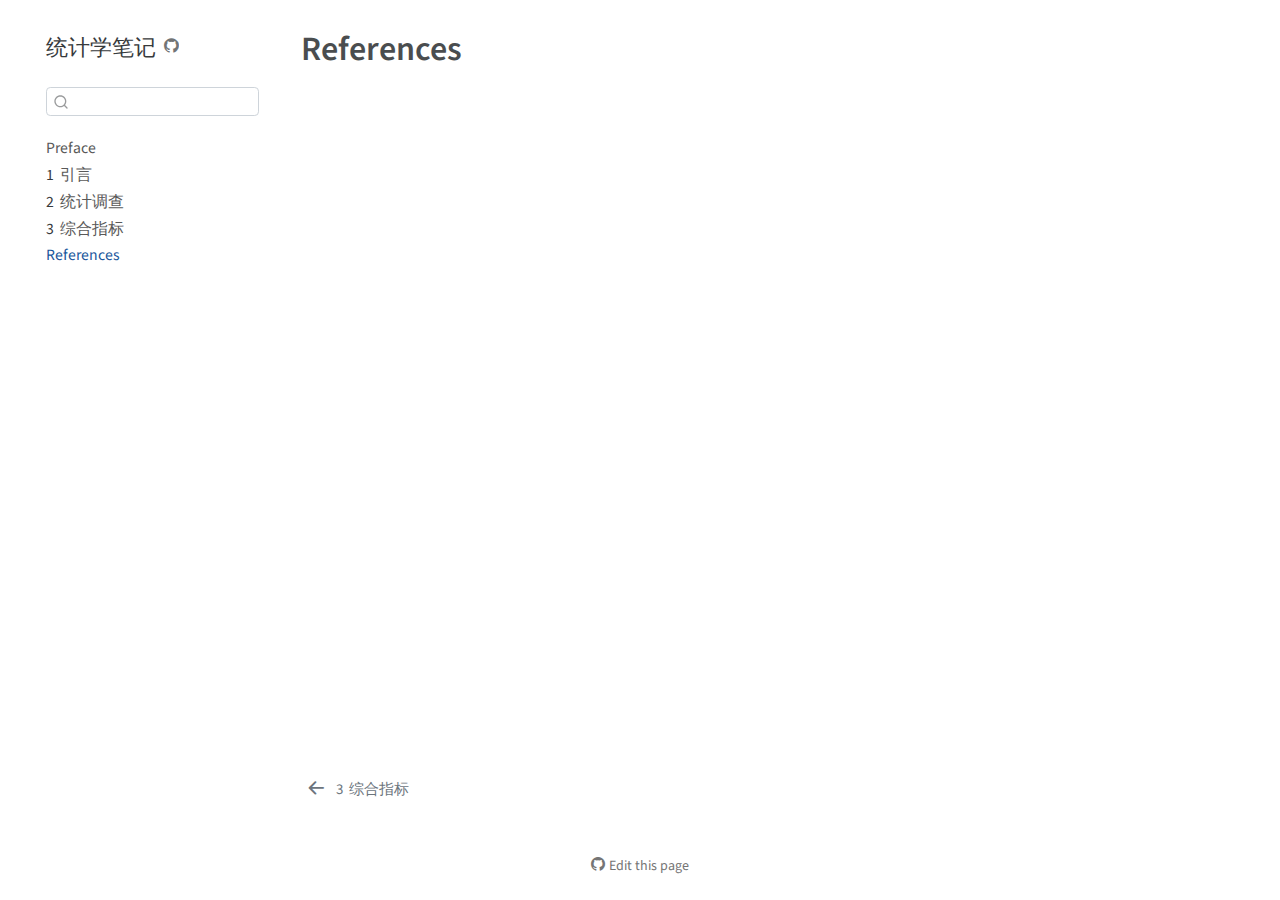
<file: docs/references.html>
<!DOCTYPE html>
<html xmlns="http://www.w3.org/1999/xhtml" lang="en" xml:lang="en"><head>

<meta charset="utf-8">
<meta name="generator" content="quarto-1.3.450">

<meta name="viewport" content="width=device-width, initial-scale=1.0, user-scalable=yes">


<title>统计学笔记 - References</title>
<style>
code{white-space: pre-wrap;}
span.smallcaps{font-variant: small-caps;}
div.columns{display: flex; gap: min(4vw, 1.5em);}
div.column{flex: auto; overflow-x: auto;}
div.hanging-indent{margin-left: 1.5em; text-indent: -1.5em;}
ul.task-list{list-style: none;}
ul.task-list li input[type="checkbox"] {
  width: 0.8em;
  margin: 0 0.8em 0.2em -1em; /* quarto-specific, see https://github.com/quarto-dev/quarto-cli/issues/4556 */ 
  vertical-align: middle;
}
/* CSS for citations */
div.csl-bib-body { }
div.csl-entry {
  clear: both;
}
.hanging-indent div.csl-entry {
  margin-left:2em;
  text-indent:-2em;
}
div.csl-left-margin {
  min-width:2em;
  float:left;
}
div.csl-right-inline {
  margin-left:2em;
  padding-left:1em;
}
div.csl-indent {
  margin-left: 2em;
}</style>


<script src="site_libs/quarto-nav/quarto-nav.js"></script>
<script src="site_libs/quarto-nav/headroom.min.js"></script>
<script src="site_libs/clipboard/clipboard.min.js"></script>
<script src="site_libs/quarto-search/autocomplete.umd.js"></script>
<script src="site_libs/quarto-search/fuse.min.js"></script>
<script src="site_libs/quarto-search/quarto-search.js"></script>
<meta name="quarto:offset" content="./">
<link href="./2.综合指标.html" rel="prev">
<script src="site_libs/quarto-html/quarto.js"></script>
<script src="site_libs/quarto-html/popper.min.js"></script>
<script src="site_libs/quarto-html/tippy.umd.min.js"></script>
<script src="site_libs/quarto-html/anchor.min.js"></script>
<link href="site_libs/quarto-html/tippy.css" rel="stylesheet">
<link href="site_libs/quarto-html/quarto-syntax-highlighting.css" rel="stylesheet" id="quarto-text-highlighting-styles">
<script src="site_libs/bootstrap/bootstrap.min.js"></script>
<link href="site_libs/bootstrap/bootstrap-icons.css" rel="stylesheet">
<link href="site_libs/bootstrap/bootstrap.min.css" rel="stylesheet" id="quarto-bootstrap" data-mode="light">
<script id="quarto-search-options" type="application/json">{
  "location": "sidebar",
  "copy-button": false,
  "collapse-after": 3,
  "panel-placement": "start",
  "type": "textbox",
  "limit": 20,
  "language": {
    "search-no-results-text": "No results",
    "search-matching-documents-text": "matching documents",
    "search-copy-link-title": "Copy link to search",
    "search-hide-matches-text": "Hide additional matches",
    "search-more-match-text": "more match in this document",
    "search-more-matches-text": "more matches in this document",
    "search-clear-button-title": "Clear",
    "search-detached-cancel-button-title": "Cancel",
    "search-submit-button-title": "Submit",
    "search-label": "Search"
  }
}</script>


</head>

<body class="nav-sidebar floating">

<div id="quarto-search-results"></div>
  <header id="quarto-header" class="headroom fixed-top">
  <nav class="quarto-secondary-nav">
    <div class="container-fluid d-flex">
      <button type="button" class="quarto-btn-toggle btn" data-bs-toggle="collapse" data-bs-target="#quarto-sidebar,#quarto-sidebar-glass" aria-controls="quarto-sidebar" aria-expanded="false" aria-label="Toggle sidebar navigation" onclick="if (window.quartoToggleHeadroom) { window.quartoToggleHeadroom(); }">
        <i class="bi bi-layout-text-sidebar-reverse"></i>
      </button>
      <nav class="quarto-page-breadcrumbs" aria-label="breadcrumb"><ol class="breadcrumb"><li class="breadcrumb-item"><a href="./references.html">References</a></li></ol></nav>
      <a class="flex-grow-1" role="button" data-bs-toggle="collapse" data-bs-target="#quarto-sidebar,#quarto-sidebar-glass" aria-controls="quarto-sidebar" aria-expanded="false" aria-label="Toggle sidebar navigation" onclick="if (window.quartoToggleHeadroom) { window.quartoToggleHeadroom(); }">      
      </a>
      <button type="button" class="btn quarto-search-button" aria-label="" onclick="window.quartoOpenSearch();">
        <i class="bi bi-search"></i>
      </button>
    </div>
  </nav>
</header>
<!-- content -->
<div id="quarto-content" class="quarto-container page-columns page-rows-contents page-layout-article">
<!-- sidebar -->
  <nav id="quarto-sidebar" class="sidebar collapse collapse-horizontal sidebar-navigation floating overflow-auto">
    <div class="pt-lg-2 mt-2 text-left sidebar-header">
    <div class="sidebar-title mb-0 py-0">
      <a href="./">统计学笔记</a> 
        <div class="sidebar-tools-main">
    <a href="https://github.com/Zeuyel/Statistica_Note_HXH" rel="" title="Source Code" class="quarto-navigation-tool px-1" aria-label="Source Code"><i class="bi bi-github"></i></a>
</div>
    </div>
      </div>
        <div class="mt-2 flex-shrink-0 align-items-center">
        <div class="sidebar-search">
        <div id="quarto-search" class="" title="Search"></div>
        </div>
        </div>
    <div class="sidebar-menu-container"> 
    <ul class="list-unstyled mt-1">
        <li class="sidebar-item">
  <div class="sidebar-item-container"> 
  <a href="./index.html" class="sidebar-item-text sidebar-link">
 <span class="menu-text">Preface</span></a>
  </div>
</li>
        <li class="sidebar-item">
  <div class="sidebar-item-container"> 
  <a href="./0.引言.html" class="sidebar-item-text sidebar-link">
 <span class="menu-text"><span class="chapter-number">1</span>&nbsp; <span class="chapter-title">引言</span></span></a>
  </div>
</li>
        <li class="sidebar-item">
  <div class="sidebar-item-container"> 
  <a href="./1.统计调查.html" class="sidebar-item-text sidebar-link">
 <span class="menu-text"><span class="chapter-number">2</span>&nbsp; <span class="chapter-title">统计调查</span></span></a>
  </div>
</li>
        <li class="sidebar-item">
  <div class="sidebar-item-container"> 
  <a href="./2.综合指标.html" class="sidebar-item-text sidebar-link">
 <span class="menu-text"><span class="chapter-number">3</span>&nbsp; <span class="chapter-title">综合指标</span></span></a>
  </div>
</li>
        <li class="sidebar-item">
  <div class="sidebar-item-container"> 
  <a href="./references.html" class="sidebar-item-text sidebar-link active">
 <span class="menu-text">References</span></a>
  </div>
</li>
    </ul>
    </div>
</nav>
<div id="quarto-sidebar-glass" data-bs-toggle="collapse" data-bs-target="#quarto-sidebar,#quarto-sidebar-glass"></div>
<!-- margin-sidebar -->
    <div id="quarto-margin-sidebar" class="sidebar margin-sidebar">
        
    </div>
<!-- main -->
<main class="content" id="quarto-document-content">

<header id="title-block-header" class="quarto-title-block default">
<div class="quarto-title">
<h1 class="title">References</h1>
</div>



<div class="quarto-title-meta">

    
  
    
  </div>
  

</header>

<div id="refs" role="list" style="display: none">

</div>



</main> <!-- /main -->
<script id="quarto-html-after-body" type="application/javascript">
window.document.addEventListener("DOMContentLoaded", function (event) {
  const toggleBodyColorMode = (bsSheetEl) => {
    const mode = bsSheetEl.getAttribute("data-mode");
    const bodyEl = window.document.querySelector("body");
    if (mode === "dark") {
      bodyEl.classList.add("quarto-dark");
      bodyEl.classList.remove("quarto-light");
    } else {
      bodyEl.classList.add("quarto-light");
      bodyEl.classList.remove("quarto-dark");
    }
  }
  const toggleBodyColorPrimary = () => {
    const bsSheetEl = window.document.querySelector("link#quarto-bootstrap");
    if (bsSheetEl) {
      toggleBodyColorMode(bsSheetEl);
    }
  }
  toggleBodyColorPrimary();  
  const icon = "";
  const anchorJS = new window.AnchorJS();
  anchorJS.options = {
    placement: 'right',
    icon: icon
  };
  anchorJS.add('.anchored');
  const isCodeAnnotation = (el) => {
    for (const clz of el.classList) {
      if (clz.startsWith('code-annotation-')) {                     
        return true;
      }
    }
    return false;
  }
  const clipboard = new window.ClipboardJS('.code-copy-button', {
    text: function(trigger) {
      const codeEl = trigger.previousElementSibling.cloneNode(true);
      for (const childEl of codeEl.children) {
        if (isCodeAnnotation(childEl)) {
          childEl.remove();
        }
      }
      return codeEl.innerText;
    }
  });
  clipboard.on('success', function(e) {
    // button target
    const button = e.trigger;
    // don't keep focus
    button.blur();
    // flash "checked"
    button.classList.add('code-copy-button-checked');
    var currentTitle = button.getAttribute("title");
    button.setAttribute("title", "Copied!");
    let tooltip;
    if (window.bootstrap) {
      button.setAttribute("data-bs-toggle", "tooltip");
      button.setAttribute("data-bs-placement", "left");
      button.setAttribute("data-bs-title", "Copied!");
      tooltip = new bootstrap.Tooltip(button, 
        { trigger: "manual", 
          customClass: "code-copy-button-tooltip",
          offset: [0, -8]});
      tooltip.show();    
    }
    setTimeout(function() {
      if (tooltip) {
        tooltip.hide();
        button.removeAttribute("data-bs-title");
        button.removeAttribute("data-bs-toggle");
        button.removeAttribute("data-bs-placement");
      }
      button.setAttribute("title", currentTitle);
      button.classList.remove('code-copy-button-checked');
    }, 1000);
    // clear code selection
    e.clearSelection();
  });
  function tippyHover(el, contentFn) {
    const config = {
      allowHTML: true,
      content: contentFn,
      maxWidth: 500,
      delay: 100,
      arrow: false,
      appendTo: function(el) {
          return el.parentElement;
      },
      interactive: true,
      interactiveBorder: 10,
      theme: 'quarto',
      placement: 'bottom-start'
    };
    window.tippy(el, config); 
  }
  const noterefs = window.document.querySelectorAll('a[role="doc-noteref"]');
  for (var i=0; i<noterefs.length; i++) {
    const ref = noterefs[i];
    tippyHover(ref, function() {
      // use id or data attribute instead here
      let href = ref.getAttribute('data-footnote-href') || ref.getAttribute('href');
      try { href = new URL(href).hash; } catch {}
      const id = href.replace(/^#\/?/, "");
      const note = window.document.getElementById(id);
      return note.innerHTML;
    });
  }
      let selectedAnnoteEl;
      const selectorForAnnotation = ( cell, annotation) => {
        let cellAttr = 'data-code-cell="' + cell + '"';
        let lineAttr = 'data-code-annotation="' +  annotation + '"';
        const selector = 'span[' + cellAttr + '][' + lineAttr + ']';
        return selector;
      }
      const selectCodeLines = (annoteEl) => {
        const doc = window.document;
        const targetCell = annoteEl.getAttribute("data-target-cell");
        const targetAnnotation = annoteEl.getAttribute("data-target-annotation");
        const annoteSpan = window.document.querySelector(selectorForAnnotation(targetCell, targetAnnotation));
        const lines = annoteSpan.getAttribute("data-code-lines").split(",");
        const lineIds = lines.map((line) => {
          return targetCell + "-" + line;
        })
        let top = null;
        let height = null;
        let parent = null;
        if (lineIds.length > 0) {
            //compute the position of the single el (top and bottom and make a div)
            const el = window.document.getElementById(lineIds[0]);
            top = el.offsetTop;
            height = el.offsetHeight;
            parent = el.parentElement.parentElement;
          if (lineIds.length > 1) {
            const lastEl = window.document.getElementById(lineIds[lineIds.length - 1]);
            const bottom = lastEl.offsetTop + lastEl.offsetHeight;
            height = bottom - top;
          }
          if (top !== null && height !== null && parent !== null) {
            // cook up a div (if necessary) and position it 
            let div = window.document.getElementById("code-annotation-line-highlight");
            if (div === null) {
              div = window.document.createElement("div");
              div.setAttribute("id", "code-annotation-line-highlight");
              div.style.position = 'absolute';
              parent.appendChild(div);
            }
            div.style.top = top - 2 + "px";
            div.style.height = height + 4 + "px";
            let gutterDiv = window.document.getElementById("code-annotation-line-highlight-gutter");
            if (gutterDiv === null) {
              gutterDiv = window.document.createElement("div");
              gutterDiv.setAttribute("id", "code-annotation-line-highlight-gutter");
              gutterDiv.style.position = 'absolute';
              const codeCell = window.document.getElementById(targetCell);
              const gutter = codeCell.querySelector('.code-annotation-gutter');
              gutter.appendChild(gutterDiv);
            }
            gutterDiv.style.top = top - 2 + "px";
            gutterDiv.style.height = height + 4 + "px";
          }
          selectedAnnoteEl = annoteEl;
        }
      };
      const unselectCodeLines = () => {
        const elementsIds = ["code-annotation-line-highlight", "code-annotation-line-highlight-gutter"];
        elementsIds.forEach((elId) => {
          const div = window.document.getElementById(elId);
          if (div) {
            div.remove();
          }
        });
        selectedAnnoteEl = undefined;
      };
      // Attach click handler to the DT
      const annoteDls = window.document.querySelectorAll('dt[data-target-cell]');
      for (const annoteDlNode of annoteDls) {
        annoteDlNode.addEventListener('click', (event) => {
          const clickedEl = event.target;
          if (clickedEl !== selectedAnnoteEl) {
            unselectCodeLines();
            const activeEl = window.document.querySelector('dt[data-target-cell].code-annotation-active');
            if (activeEl) {
              activeEl.classList.remove('code-annotation-active');
            }
            selectCodeLines(clickedEl);
            clickedEl.classList.add('code-annotation-active');
          } else {
            // Unselect the line
            unselectCodeLines();
            clickedEl.classList.remove('code-annotation-active');
          }
        });
      }
  const findCites = (el) => {
    const parentEl = el.parentElement;
    if (parentEl) {
      const cites = parentEl.dataset.cites;
      if (cites) {
        return {
          el,
          cites: cites.split(' ')
        };
      } else {
        return findCites(el.parentElement)
      }
    } else {
      return undefined;
    }
  };
  var bibliorefs = window.document.querySelectorAll('a[role="doc-biblioref"]');
  for (var i=0; i<bibliorefs.length; i++) {
    const ref = bibliorefs[i];
    const citeInfo = findCites(ref);
    if (citeInfo) {
      tippyHover(citeInfo.el, function() {
        var popup = window.document.createElement('div');
        citeInfo.cites.forEach(function(cite) {
          var citeDiv = window.document.createElement('div');
          citeDiv.classList.add('hanging-indent');
          citeDiv.classList.add('csl-entry');
          var biblioDiv = window.document.getElementById('ref-' + cite);
          if (biblioDiv) {
            citeDiv.innerHTML = biblioDiv.innerHTML;
          }
          popup.appendChild(citeDiv);
        });
        return popup.innerHTML;
      });
    }
  }
});
</script>
<nav class="page-navigation">
  <div class="nav-page nav-page-previous">
      <a href="./2.综合指标.html" class="pagination-link">
        <i class="bi bi-arrow-left-short"></i> <span class="nav-page-text"><span class="chapter-number">3</span>&nbsp; <span class="chapter-title">综合指标</span></span>
      </a>          
  </div>
  <div class="nav-page nav-page-next">
  </div>
</nav>
</div> <!-- /content -->



<footer class="footer"><div class="nav-footer"><div class="nav-footer-center"><div class="toc-actions"><div><i class="bi bi-github"></i></div><div class="action-links"><p><a href="https://github.com/Zeuyel/Statistica_Note_HXH/edit/main/references.qmd" class="toc-action">Edit this page</a></p></div></div></div></div></footer></body></html>
</file>
<file: docs/site_libs/quarto-html/tippy.css>
.tippy-box[data-animation=fade][data-state=hidden]{opacity:0}[data-tippy-root]{max-width:calc(100vw - 10px)}.tippy-box{position:relative;background-color:#333;color:#fff;border-radius:4px;font-size:14px;line-height:1.4;white-space:normal;outline:0;transition-property:transform,visibility,opacity}.tippy-box[data-placement^=top]>.tippy-arrow{bottom:0}.tippy-box[data-placement^=top]>.tippy-arrow:before{bottom:-7px;left:0;border-width:8px 8px 0;border-top-color:initial;transform-origin:center top}.tippy-box[data-placement^=bottom]>.tippy-arrow{top:0}.tippy-box[data-placement^=bottom]>.tippy-arrow:before{top:-7px;left:0;border-width:0 8px 8px;border-bottom-color:initial;transform-origin:center bottom}.tippy-box[data-placement^=left]>.tippy-arrow{right:0}.tippy-box[data-placement^=left]>.tippy-arrow:before{border-width:8px 0 8px 8px;border-left-color:initial;right:-7px;transform-origin:center left}.tippy-box[data-placement^=right]>.tippy-arrow{left:0}.tippy-box[data-placement^=right]>.tippy-arrow:before{left:-7px;border-width:8px 8px 8px 0;border-right-color:initial;transform-origin:center right}.tippy-box[data-inertia][data-state=visible]{transition-timing-function:cubic-bezier(.54,1.5,.38,1.11)}.tippy-arrow{width:16px;height:16px;color:#333}.tippy-arrow:before{content:"";position:absolute;border-color:transparent;border-style:solid}.tippy-content{position:relative;padding:5px 9px;z-index:1}
</file>
<file: docs/site_libs/quarto-html/quarto-syntax-highlighting.css>
/* quarto syntax highlight colors */
:root {
  --quarto-hl-ot-color: #003B4F;
  --quarto-hl-at-color: #657422;
  --quarto-hl-ss-color: #20794D;
  --quarto-hl-an-color: #5E5E5E;
  --quarto-hl-fu-color: #4758AB;
  --quarto-hl-st-color: #20794D;
  --quarto-hl-cf-color: #003B4F;
  --quarto-hl-op-color: #5E5E5E;
  --quarto-hl-er-color: #AD0000;
  --quarto-hl-bn-color: #AD0000;
  --quarto-hl-al-color: #AD0000;
  --quarto-hl-va-color: #111111;
  --quarto-hl-bu-color: inherit;
  --quarto-hl-ex-color: inherit;
  --quarto-hl-pp-color: #AD0000;
  --quarto-hl-in-color: #5E5E5E;
  --quarto-hl-vs-color: #20794D;
  --quarto-hl-wa-color: #5E5E5E;
  --quarto-hl-do-color: #5E5E5E;
  --quarto-hl-im-color: #00769E;
  --quarto-hl-ch-color: #20794D;
  --quarto-hl-dt-color: #AD0000;
  --quarto-hl-fl-color: #AD0000;
  --quarto-hl-co-color: #5E5E5E;
  --quarto-hl-cv-color: #5E5E5E;
  --quarto-hl-cn-color: #8f5902;
  --quarto-hl-sc-color: #5E5E5E;
  --quarto-hl-dv-color: #AD0000;
  --quarto-hl-kw-color: #003B4F;
}

/* other quarto variables */
:root {
  --quarto-font-monospace: SFMono-Regular, Menlo, Monaco, Consolas, "Liberation Mono", "Courier New", monospace;
}

pre > code.sourceCode > span {
  color: #003B4F;
}

code span {
  color: #003B4F;
}

code.sourceCode > span {
  color: #003B4F;
}

div.sourceCode,
div.sourceCode pre.sourceCode {
  color: #003B4F;
}

code span.ot {
  color: #003B4F;
  font-style: inherit;
}

code span.at {
  color: #657422;
  font-style: inherit;
}

code span.ss {
  color: #20794D;
  font-style: inherit;
}

code span.an {
  color: #5E5E5E;
  font-style: inherit;
}

code span.fu {
  color: #4758AB;
  font-style: inherit;
}

code span.st {
  color: #20794D;
  font-style: inherit;
}

code span.cf {
  color: #003B4F;
  font-style: inherit;
}

code span.op {
  color: #5E5E5E;
  font-style: inherit;
}

code span.er {
  color: #AD0000;
  font-style: inherit;
}

code span.bn {
  color: #AD0000;
  font-style: inherit;
}

code span.al {
  color: #AD0000;
  font-style: inherit;
}

code span.va {
  color: #111111;
  font-style: inherit;
}

code span.bu {
  font-style: inherit;
}

code span.ex {
  font-style: inherit;
}

code span.pp {
  color: #AD0000;
  font-style: inherit;
}

code span.in {
  color: #5E5E5E;
  font-style: inherit;
}

code span.vs {
  color: #20794D;
  font-style: inherit;
}

code span.wa {
  color: #5E5E5E;
  font-style: italic;
}

code span.do {
  color: #5E5E5E;
  font-style: italic;
}

code span.im {
  color: #00769E;
  font-style: inherit;
}

code span.ch {
  color: #20794D;
  font-style: inherit;
}

code span.dt {
  color: #AD0000;
  font-style: inherit;
}

code span.fl {
  color: #AD0000;
  font-style: inherit;
}

code span.co {
  color: #5E5E5E;
  font-style: inherit;
}

code span.cv {
  color: #5E5E5E;
  font-style: italic;
}

code span.cn {
  color: #8f5902;
  font-style: inherit;
}

code span.sc {
  color: #5E5E5E;
  font-style: inherit;
}

code span.dv {
  color: #AD0000;
  font-style: inherit;
}

code span.kw {
  color: #003B4F;
  font-style: inherit;
}

.prevent-inlining {
  content: "</";
}

/*# sourceMappingURL=debc5d5d77c3f9108843748ff7464032.css.map */
</file>
<file: docs/site_libs/quarto-diagram/mermaid.css>
.mermaidTooltip {
  position: absolute;
  text-align: center;
  max-width: 200px;
  padding: 2px;
  font-family: "trebuchet ms", verdana, arial;
  font-size: 12px;
  background: #ffffde;
  border: 1px solid #aaaa33;
  border-radius: 2px;
  pointer-events: none;
  z-index: 1000;
}
</file>
